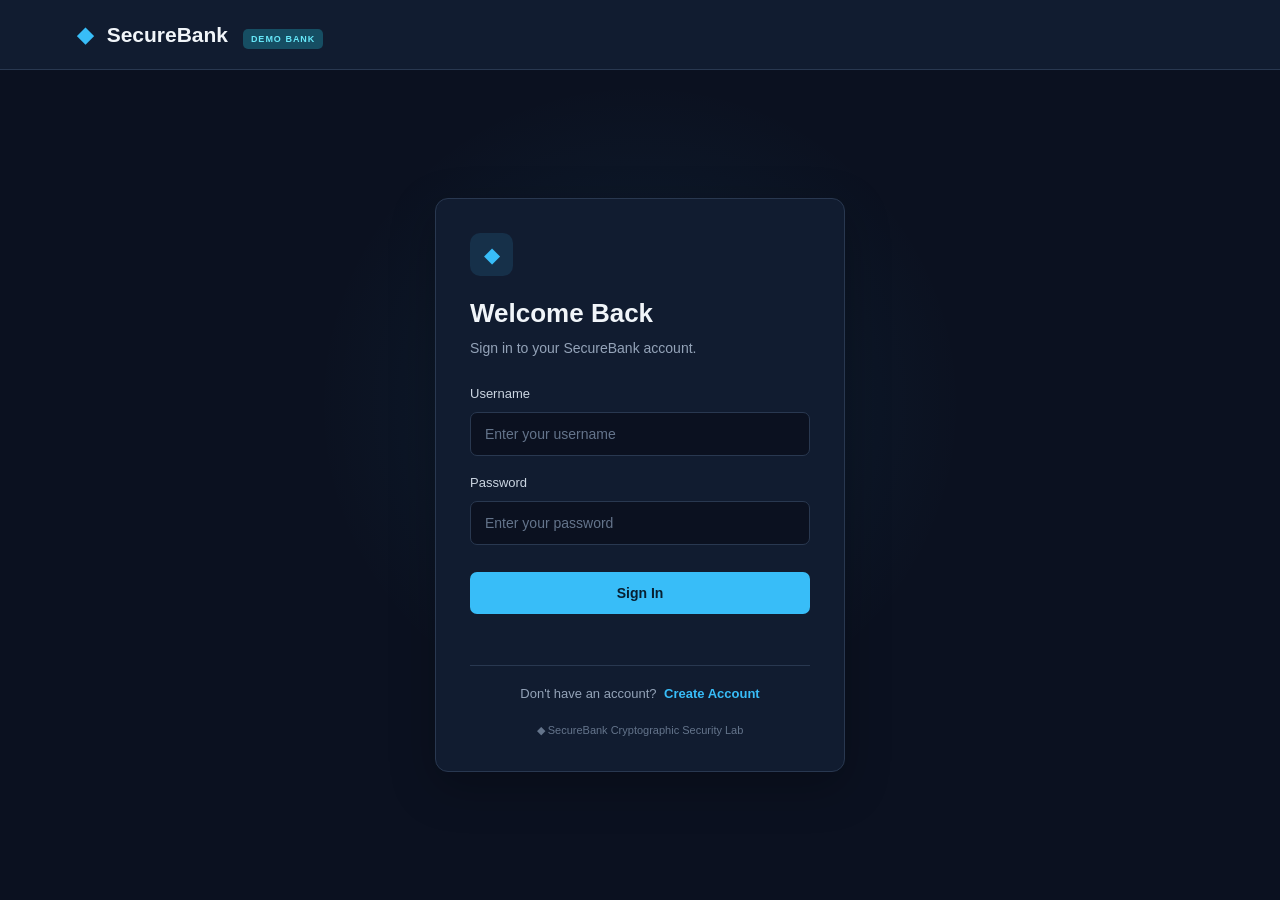
<file: frontend/login.html>
<!DOCTYPE html>
<html lang="en">
<head>
    <meta charset="UTF-8">
    <meta name="viewport" content="width=device-width, initial-scale=1.0">
    <title>SecureBank | Login</title>

    <style>
        * {
            box-sizing: border-box;
        }

        body {
            margin: 0;
            min-height: 100vh;
            font-family: Arial, Helvetica, sans-serif;
            background:
                radial-gradient(circle at 50% 45%,
                    rgba(56, 189, 248, 0.09),
                    transparent 40%),
                #0b1120;
            color: #f1f5f9;
        }

        /* NAVBAR */

        .navbar {
            height: 70px;
            display: flex;
            align-items: center;
            padding: 0 6%;
            background: #111c30;
            border-bottom: 1px solid #293850;
        }

        .brand {
            font-size: 21px;
            font-weight: bold;
        }

        .brand-icon {
            color: #38bdf8;
            margin-right: 8px;
        }

        .lab-badge {
            font-size: 9px;
            background: #164e63;
            color: #67e8f9;
            padding: 5px 8px;
            border-radius: 5px;
            margin-left: 9px;
            letter-spacing: 1px;
        }

        /* LOGIN CONTAINER */

        .auth-wrapper {
            min-height: calc(100vh - 70px);
            display: flex;
            justify-content: center;
            align-items: center;
            padding: 35px 20px;
        }

        .auth-container {
            width: 100%;
            max-width: 410px;
            padding: 34px;
            background: #111c30;
            border: 1px solid #293850;
            border-radius: 13px;
            box-shadow: 0 15px 45px rgba(0, 0, 0, 0.25);
        }

        .auth-icon {
            width: 43px;
            height: 43px;
            display: flex;
            align-items: center;
            justify-content: center;
            background: rgba(56, 189, 248, 0.12);
            color: #38bdf8;
            border-radius: 10px;
            font-size: 21px;
            margin-bottom: 22px;
        }

        .auth-container h1 {
            color: #f1f5f9;
            font-size: 26px;
            margin: 0 0 9px;
        }

        .auth-description {
            color: #94a3b8;
            font-size: 14px;
            margin: 0 0 27px;
            line-height: 1.5;
        }

        /* FORM */

        .auth-container form {
            display: flex;
            flex-direction: column;
            gap: 11px;
            margin: 0;
        }

        .auth-container label {
            color: #cbd5e1;
            font-size: 13px;
            font-weight: 500;
        }

        .auth-container input {
            width: 100%;
            padding: 13px 14px;
            background: #0b1120;
            border: 1px solid #293850;
            border-radius: 7px;
            color: #f1f5f9;
            font-size: 14px;
            margin-bottom: 8px;
        }

        .auth-container input::placeholder {
            color: #64748b;
        }

        .auth-container input:focus {
            outline: none;
            border-color: #38bdf8;
            box-shadow: 0 0 0 2px rgba(56, 189, 248, 0.12);
        }

        .auth-container button {
            width: 100%;
            padding: 13px;
            margin-top: 8px;
            background: #38bdf8;
            color: #082032;
            border: none;
            border-radius: 7px;
            font-size: 14px;
            font-weight: bold;
            cursor: pointer;
            transition: background 0.2s;
        }

        .auth-container button:hover {
            background: #7dd3fc;
            opacity: 1;
        }

        .auth-container button:disabled {
            opacity: 0.5;
            cursor: not-allowed;
        }

        /* MESSAGES AND FOOTER */

        .auth-error {
            color: #f87171;
            font-size: 13px;
            min-height: 16px;
            margin: 12px 0 0;
        }

        .auth-footer {
            text-align: center;
            border-top: 1px solid #293850;
            margin-top: 23px;
            padding-top: 20px;
            color: #94a3b8;
            font-size: 13px;
        }

        .auth-footer a {
            color: #38bdf8;
            text-decoration: none;
            font-weight: bold;
            margin-left: 4px;
        }

        .auth-footer a:hover {
            text-decoration: underline;
        }

        .auth-bottom {
            text-align: center;
            margin-top: 23px;
            color: #64748b;
            font-size: 11px;
        }

        @media (max-width: 480px) {
            .auth-container {
                padding: 27px 22px;
            }

            .navbar {
                padding: 0 20px;
            }
        }
    </style>
</head>

<body>

    <header class="navbar">
        <div class="brand">
            <span class="brand-icon">◆</span>
            SecureBank
            <span class="lab-badge">DEMO BANK</span>
        </div>
    </header>

    <main class="auth-wrapper">

        <section class="auth-container">

            <div class="auth-icon">◆</div>

            <h1>Welcome Back</h1>

            <p class="auth-description">
                Sign in to your SecureBank account.
            </p>

            <form id="loginForm">

                <label for="username">Username</label>
                <input
                    id="username"
                    name="username"
                    type="text"
                    placeholder="Enter your username"
                    autocomplete="username"
                    required
                >

                <label for="password">Password</label>
                <input
                    id="password"
                    name="password"
                    type="password"
                    placeholder="Enter your password"
                    autocomplete="current-password"
                    required
                >

                <button type="submit" id="loginButton">
                    Sign In
                </button>

            </form>

            <p id="loginMessage" class="auth-error" role="alert"></p>

            <div class="auth-footer">
                Don't have an account?
                <a href="/register">Create Account</a>
            </div>

            <div class="auth-bottom">
                ◆ SecureBank Cryptographic Security Lab
            </div>

        </section>

    </main>

    <script>
        const form = document.getElementById("loginForm");
        const button = document.getElementById("loginButton");
        const message = document.getElementById("loginMessage");

        form.addEventListener("submit", async (event) => {
            event.preventDefault();

            button.disabled = true;
            message.textContent = "";

            try {
                const response = await fetch("/api/login", {
                    method: "POST",
                    headers: {
                        "Content-Type": "application/json"
                    },
                    credentials: "same-origin",
                    body: JSON.stringify({
                        username: document.getElementById("username").value,
                        password: document.getElementById("password").value
                    })
                });

                const data = await response.json();

                if (!response.ok) {
                    throw new Error(data.error || "Login failed");
                }

                window.location.href = "/";

            } catch (error) {
                message.textContent = error.message;
            } finally {
                button.disabled = false;
            }
        });
    </script>

</body>
</html>
</file>
